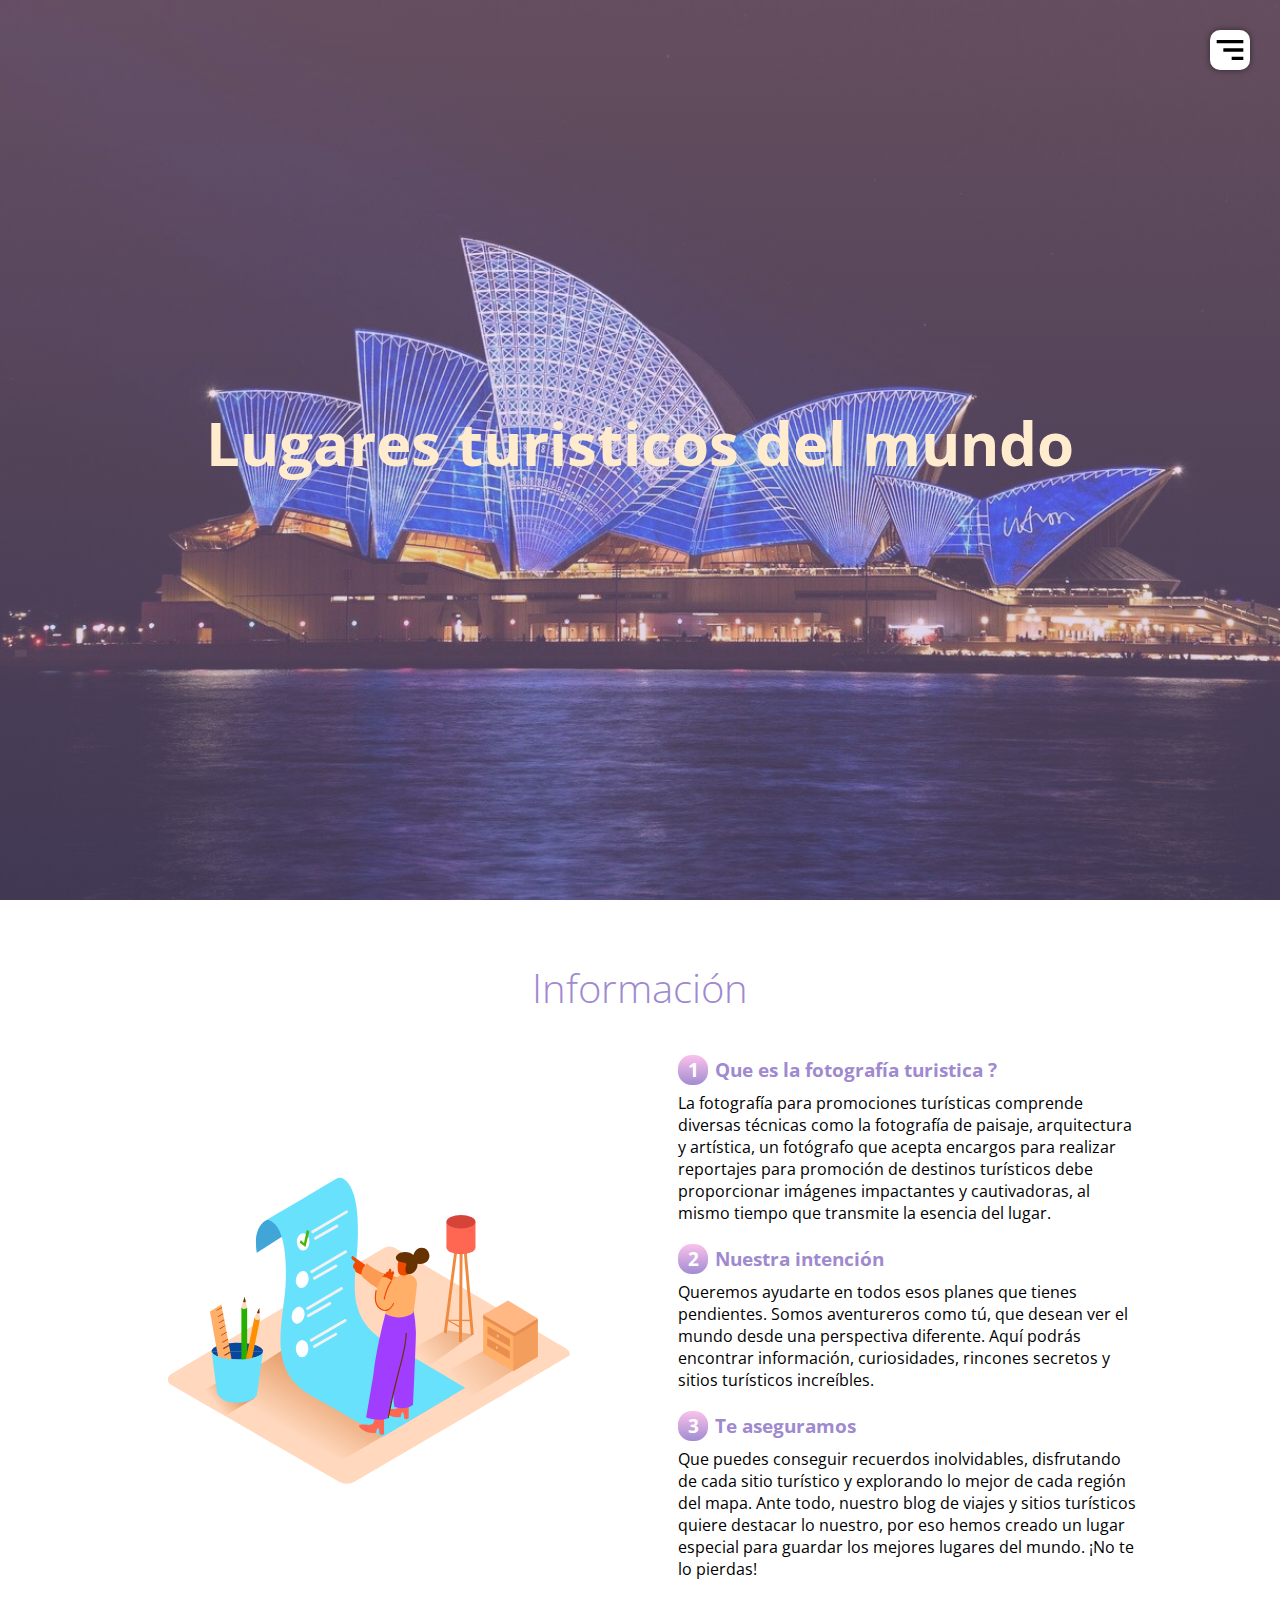
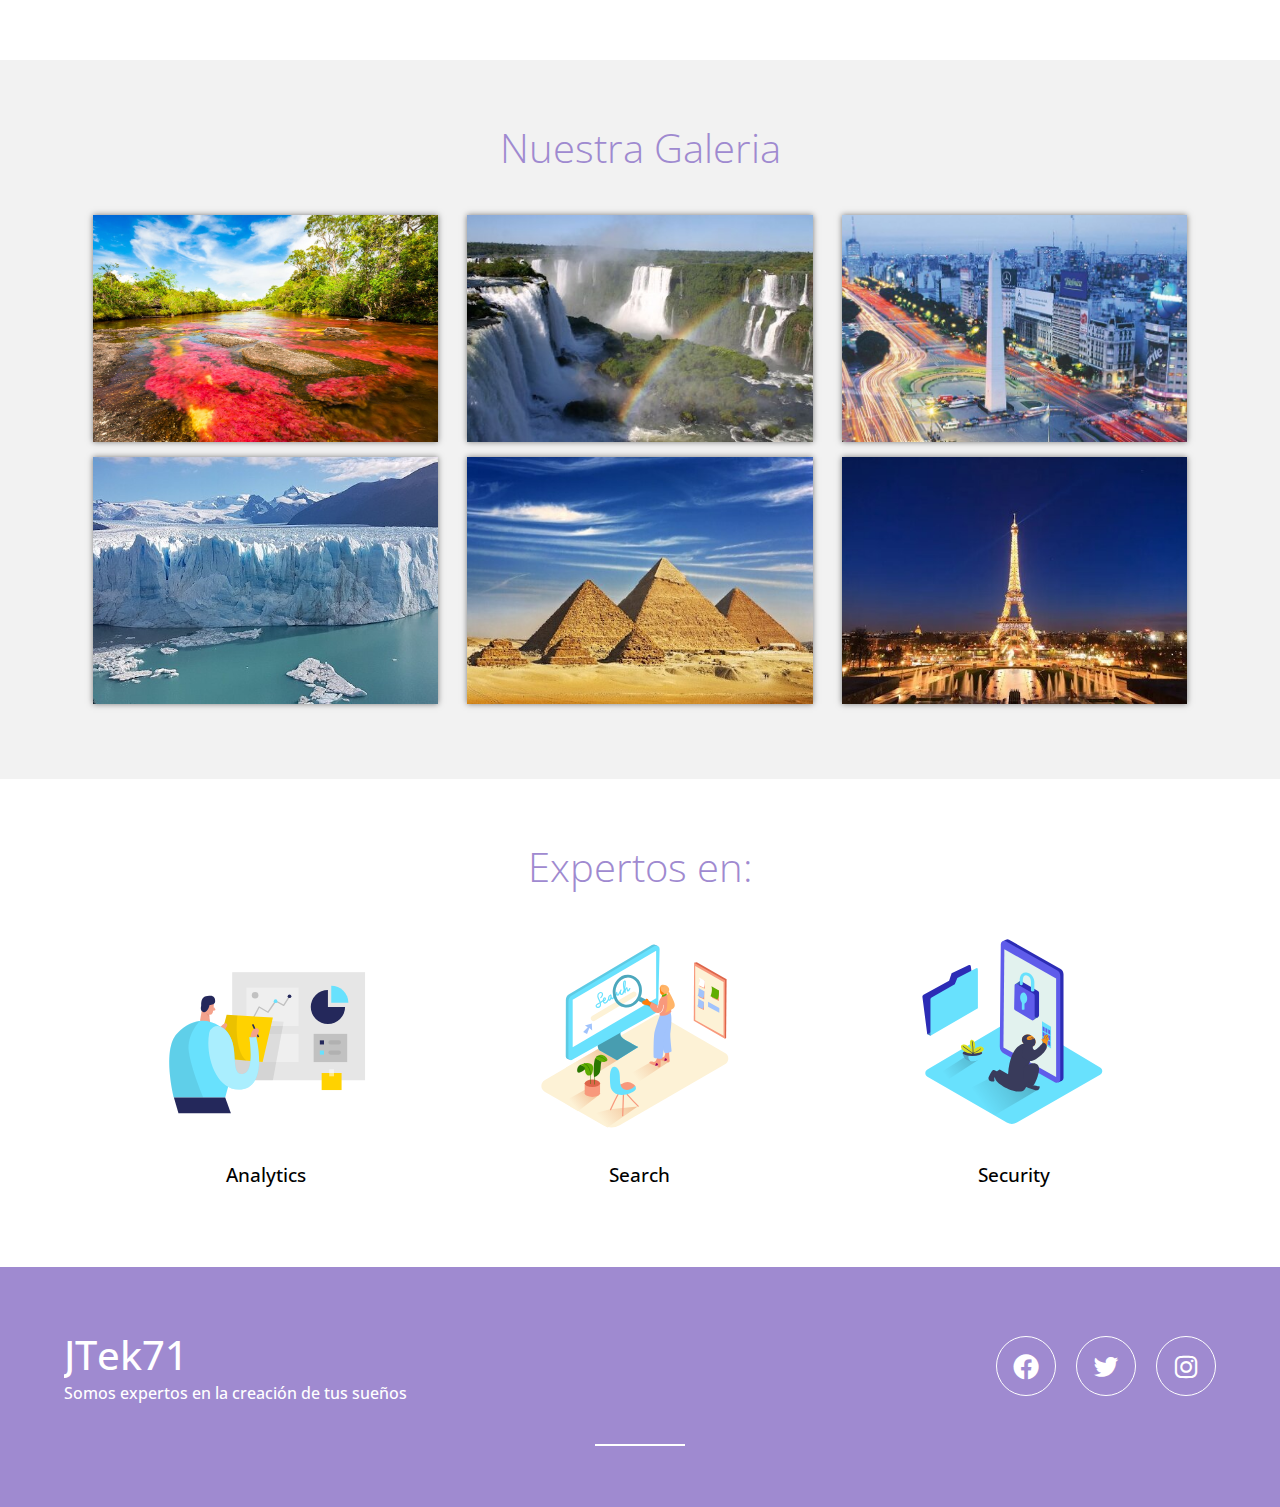
<file: index.html>
<!DOCTYPE html>
<html lang="en">
<head>
    <meta charset="UTF-8">
    <meta name="viewport" content="width=device-width, initial-scale=1.0">
    <link rel="stylesheet" href="css/style.css">
    <link href='https://unpkg.com/boxicons@2.0.7/css/boxicons.min.css' rel='stylesheet'>
    <title>Website</title>
    <link rel="preconnect" href="https://fonts.gstatic.com">
<link href="https://fonts.googleapis.com/css2?family=Open+Sans:wght@300;400;700&display=swap" rel="stylesheet">
</head>
<body>
    
<header class="header" id="inicio">
    
      <img src="img/hamburguesa.svg" alt="" class="hamburguer">  
    <nav class="menu-navegacion">

        <a href="index2.html">Caño de cristales</a>
        <a href="index3.html">Cataratas de Iguazu</a>
        <a href="index4.html">Argentina Buenos Aires</a>
        <a href="index5.html">Glaciar Argentino</a>
        <a href="index6.html">Egipto</a>
        <a href="index7.html">Torre Eiffel</a>

    </nav>
    <div class="contenedor head">
        <h1  class="titulo">Lugares turisticos del mundo</h1>
          <!---<p class="copy">Lorem ipsum dolor sit amet consectetur adipisicing elit. Velit, provident!</p> -->
    </div>
</header>

<main>
    <section class="services contenedor" id="servicio">
        <h2 class="subtitulo">Información</h2>
        <div class="contenedor-servicio">
            <img src="img/checklist.svg" alt="">
            <div class="checklist-servicio">
                <div class="service">
                    <h3 class="n-service"><span class="number">1</span>Que es la fotografía turistica ?</h3>
                    <p>La fotografía para promociones turísticas comprende diversas técnicas como la fotografía de paisaje, arquitectura y
                    artística, un fotógrafo que acepta encargos para realizar reportajes para promoción de destinos turísticos debe
                    proporcionar imágenes impactantes y cautivadoras, al mismo tiempo que transmite la esencia del lugar.</p>
                </div>
                <div class="service">
                    <h3 class="n-service"><span class="number">2</span>Nuestra intención</h3>
                    <p>Queremos ayudarte en todos esos planes que tienes pendientes. Somos aventureros como tú, que desean ver el mundo desde
                    una perspectiva diferente. Aquí podrás encontrar información, curiosidades, rincones secretos y sitios turísticos increíbles.</p>
                </div>
                <div class="service">
                    <h3 class="n-service"><span class="number">3</span>Te aseguramos</h3>
                    <p>Que puedes conseguir recuerdos inolvidables, disfrutando de cada sitio turístico y explorando lo mejor de cada región del
                    mapa. Ante todo, nuestro blog de viajes y sitios turísticos quiere destacar lo nuestro, por eso hemos creado un lugar
                    especial para guardar los mejores lugares del mundo. ¡No te lo pierdas!</p>
                </div>
            </div>
        </div>
    </section>

    <section class="gallery" id="portafolio">
        <div class="contenedor">
        <h2 class="subtitulo">Nuestra Galeria</h2>
            <div class="contenedor-galeria">
                <img src="img/1.jpg" alt="" class="img-galeria">
                <img src="img/2.jpg" alt="" class="img-galeria">
                <img src="img/3.jpg" alt="" class="img-galeria">
                <img src="img/4.jpg" alt="" class="img-galeria">
                <img src="img/5.jpg" alt="" class="img-galeria">
                <img src="img/6.jpg" alt="" class="img-galeria">
            </div>
        </div>
    </section>
<section class="imagen-light">
    <img src="img/close.svg" alt="" class="close">
    <img src="img/woman.jpg" alt="" class="agregar-imagen">
</section> 

<section class="contenedor" id="expertos">
    <h2 class="subtitulo">Expertos en:</h2>
    <section class="experts">
        <div class="cont-expert">
     <img src="img/analytics.svg" alt="">
     <h3 class="n-expert">Analytics</h3>
</div>
<div class="cont-expert">
     <img src="img/search.svg" alt="">
     <h3 class="n-expert">Search</h3>
     </div>
     <div class="cont-expert">
     <img src="img/security.svg" alt="">
     <h3 class="n-expert">Security</h3>
</div>
    </section>
</section>

</main>

    <footer id="contacto">
        <div class="contenedor footer-content">
            <div class="contact-us">
                <h2 class="brand">JTek71</h2>
                <p>Somos expertos en la creación de tus sueños</p>
            </div>
            <div class="social-media">
                <a href="https://www.facebook.com/profile.php?id=100047597702970" class="social-media-icon">
                    <i class='bx bxl-facebook-circle' ></i>
                </a>
                <a href="./" class="social-media-icon">
                    <i class='bx bxl-twitter' ></i>
                </a>
                <a href="https://www.instagram.com/juanestek71/" class="social-media-icon">
                    <i class='bx bxl-instagram' ></i>
                </a>
            </div>
        </div>
        <div class="line"></div>
    </footer>

    
    <script src="js/menu.js"></script>
    <script src="js/lightbox.js"></script>
    
</body>
</html>
</file>
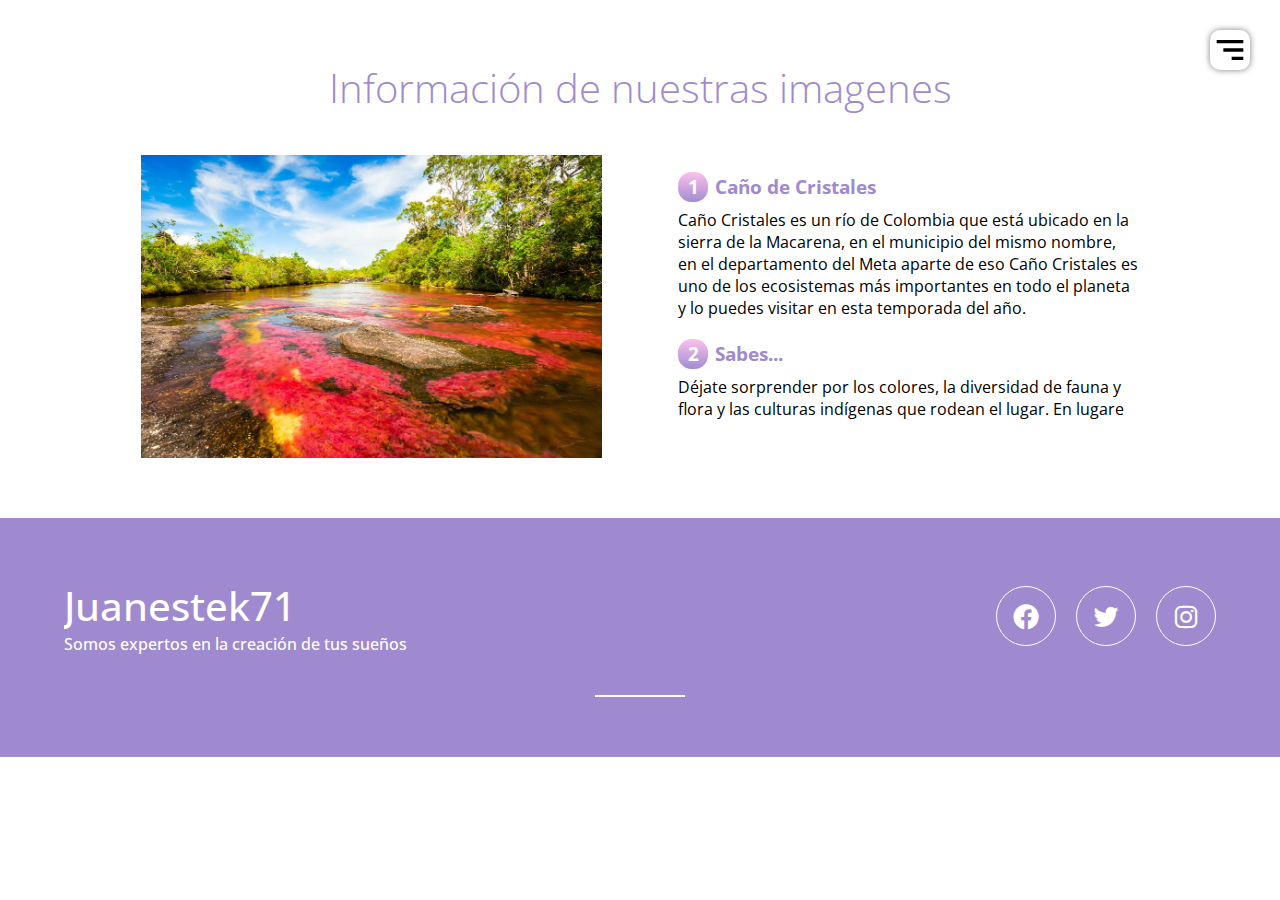
<file: index2.html>
<!DOCTYPE html>
<html lang="en">

<head>
    <meta charset="UTF-8">
    <meta name="viewport" content="width=device-width, initial-scale=1.0">
    <link rel="stylesheet" href="css/style.css">
    <link href='https://unpkg.com/boxicons@2.0.7/css/boxicons.min.css' rel='stylesheet'>
    <title>Website</title>
    <link rel="preconnect" href="https://fonts.gstatic.com">
    <link href="https://fonts.googleapis.com/css2?family=Open+Sans:wght@300;400;700&display=swap" rel="stylesheet">
</head>

<body>
<!--
    <header class="header" id="inicio"> -->

        <img src="img/hamburguesa.svg" alt="" class="hamburguer">
        <nav class="menu-navegacion">
        
            <a href="index.html">Volver al Inicio</a>
            <a href="index2.html">Caño de cristales</a>
            <a href="index3.html">Cataratas de Iguazu</a>
            <a href="index4.html">Argentina Buenos Aires</a>
            <a href="index5.html">Glaciar Argentino</a>
            <a href="index6.html">Egipto</a>
            <a href="index7.html">Torre Eiffel</a>
        </nav>
    <!--   <div class="contenedor head">
            <h1 class="titulo">Lugares turisticos del mundo</h1>
            <p class="copy">Lorem ipsum dolor sit amet consectetur adipisicing elit. Velit, provident!</p> 
        </div>
    </header> -->



    <main>
        <section class="services contenedor" id="servicio">
            <h2 class="subtitulo">Información de nuestras imagenes</h2>
            <div class="contenedor-servicio">
                <img src="img/1.jpg" alt="">
                <div class="checklist-servicio">
                    <div class="service">
                        <h3 class="n-service"><span class="number">1</span>Caño de Cristales</h3>
                        <p>Caño Cristales es un río de Colombia que está ubicado en la sierra de la Macarena, en el municipio del mismo nombre, en
                        el departamento del Meta aparte de eso Caño Cristales es uno de los ecosistemas más importantes en todo el planeta y lo puedes visitar en esta temporada del
                        año.</p>
                    </div>
                    <div class="service">
                        <h3 class="n-service"><span class="number">2</span>Sabes...</h3>
                        <p>Déjate sorprender por los colores, la diversidad de fauna y flora y las culturas indígenas que rodean el lugar. En
                        lugare</p>
                    </div>
                    <!--<div class="service">
                        <h3 class="n-service"><span class="number">3</span>Te aseguramos</h3>
                        <p>Que puedes conseguir recuerdos inolvidables, disfrutando de cada sitio turístico y explorando
                            lo mejor de cada región del
                            mapa. Ante todo, nuestro blog de viajes y sitios turísticos quiere destacar lo nuestro, por
                            eso hemos creado un lugar
                            especial para guardar los mejores lugares del mundo. ¡No te lo pierdas!</p>
                    </div> -->
                </div>
            </div>
        </section>

        <!-- <section class="gallery" id="portafolio">
            <div class="contenedor">
                <h2 class="subtitulo">Nuestra Galeria</h2>
                <div class="contenedor-galeria">
                    <img src="img/1.jpg" alt="" class="img-galeria">
                    <p class="far">prueba</p>
                    <img src="img/2.jpg" alt="" class="img-galeria">
                    <img src="img/3.jpg" alt="" class="img-galeria">
                    <img src="img/4.jpg" alt="" class="img-galeria">
                    <img src="img/5.jpg" alt="" class="img-galeria">
                    <img src="img/6.jpg" alt="" class="img-galeria">
                </div>
            </div>
        </section>
        <section class="imagen-light">
            <img src="img/close.svg" alt="" class="close">
            <img src="img/woman.jpg" alt="" class="agregar-imagen">
        </section>

        <section class="contenedor" id="expertos">
            <h2 class="subtitulo">Expertos en:</h2>
            <section class="experts">
                <div class="cont-expert">
                    <img src="img/analytics.svg" alt="">
                    <h3 class="n-expert">Analytics</h3>
                </div>
                <div class="cont-expert">
                    <img src="img/search.svg" alt="">
                    <h3 class="n-expert">Search</h3>
                </div>
                <div class="cont-expert">
                    <img src="img/security.svg" alt="">
                    <h3 class="n-expert">Security</h3>
                </div>
            </section>
        </section>

    </main> -->

    <footer id="contacto">
        <div class="contenedor footer-content">
            <div class="contact-us">
                <h2 class="brand">Juanestek71</h2>
                <p>Somos expertos en la creación de tus sueños</p>
            </div>
            <div class="social-media">
                <a href="https://www.facebook.com/profile.php?id=100047597702970" class="social-media-icon">
                    <i class='bx bxl-facebook-circle'></i>
                </a>
                <a href="./" class="social-media-icon">
                    <i class='bx bxl-twitter'></i>
                </a>
                <a href="https://www.instagram.com/juanestek71/" class="social-media-icon">
                    <i class='bx bxl-instagram'></i>
                </a>
            </div>
        </div>
        <div class="line"></div>
    </footer>


    <script src="js/menu.js"></script>
    <script src="js/lightbox.js"></script>

</body>

</html>
</file>
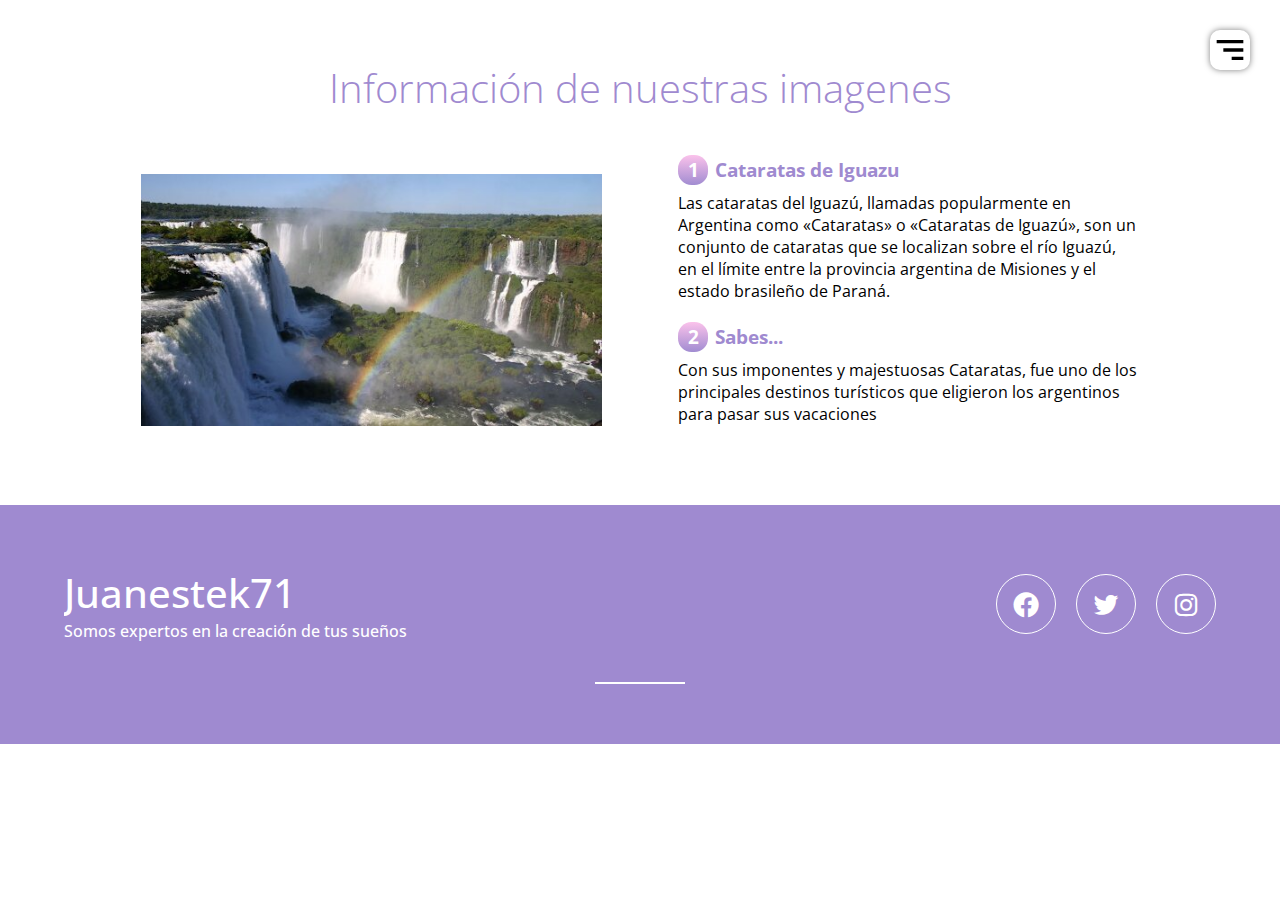
<file: index3.html>
<!DOCTYPE html>
<html lang="en">

<head>
    <meta charset="UTF-8">
    <meta name="viewport" content="width=device-width, initial-scale=1.0">
    <link rel="stylesheet" href="css/style.css">
    <link href='https://unpkg.com/boxicons@2.0.7/css/boxicons.min.css' rel='stylesheet'>
    <title>Website</title>
    <link rel="preconnect" href="https://fonts.gstatic.com">
    <link href="https://fonts.googleapis.com/css2?family=Open+Sans:wght@300;400;700&display=swap" rel="stylesheet">
</head>

<body>
   <!--
    <header class="header" id="inicio"> -->

        <img src="img/hamburguesa.svg" alt="" class="hamburguer">
        <nav class="menu-navegacion">
            <a href="index.html">Volver al Inicio</a>
            <a href="index2.html">Caño de cristales</a>
            <a href="index3.html">Cataratas de Iguazu</a>
            <a href="index4.html">Argentina Buenos Aires</a>
            <a href="index5.html">Glaciar Argentino</a>
            <a href="index6.html">Egipto</a>
            <a href="index7.html">Torre Eiffel</a>
        </nav>
    <!--   <div class="contenedor head">
            <h1 class="titulo">Lugares turisticos del mundo</h1>
            <p class="copy">Lorem ipsum dolor sit amet consectetur adipisicing elit. Velit, provident!</p> 
        </div>
    </header> -->

    <main>
        <section class="services contenedor" id="servicio">
            <h2 class="subtitulo">Información de nuestras imagenes</h2>
            <div class="contenedor-servicio">
                <img src="img/2.jpg" alt="">
                <div class="checklist-servicio">
                    <div class="service">
                        <h3 class="n-service"><span class="number">1</span>Cataratas de Iguazu</h3>
                        <p>Las cataratas del Iguazú, llamadas popularmente en Argentina como «Cataratas» o «Cataratas de Iguazú», son un conjunto
                        de cataratas que se localizan sobre el río Iguazú, en el límite entre la provincia argentina de Misiones y el estado
                        brasileño de Paraná.</p>
                    </div>
                    <div class="service">
                        <h3 class="n-service"><span class="number">2</span>Sabes...</h3>
                        <p>Con sus imponentes y majestuosas Cataratas, fue uno de los principales destinos turísticos que eligieron los argentinos
                        para pasar sus vacaciones</p>
                    </div>
                    <!--<div class="service">
                        <h3 class="n-service"><span class="number">3</span>Te aseguramos</h3>
                        <p>Que puedes conseguir recuerdos inolvidables, disfrutando de cada sitio turístico y explorando
                            lo mejor de cada región del
                            mapa. Ante todo, nuestro blog de viajes y sitios turísticos quiere destacar lo nuestro, por
                            eso hemos creado un lugar
                            especial para guardar los mejores lugares del mundo. ¡No te lo pierdas!</p>
                    </div> -->
                </div>
            </div>
        </section>

        <!-- <section class="gallery" id="portafolio">
            <div class="contenedor">
                <h2 class="subtitulo">Nuestra Galeria</h2>
                <div class="contenedor-galeria">
                    <img src="img/1.jpg" alt="" class="img-galeria">
                    <p class="far">prueba</p>
                    <img src="img/2.jpg" alt="" class="img-galeria">
                    <img src="img/3.jpg" alt="" class="img-galeria">
                    <img src="img/4.jpg" alt="" class="img-galeria">
                    <img src="img/5.jpg" alt="" class="img-galeria">
                    <img src="img/6.jpg" alt="" class="img-galeria">
                </div>
            </div>
        </section>
        <section class="imagen-light">
            <img src="img/close.svg" alt="" class="close">
            <img src="img/woman.jpg" alt="" class="agregar-imagen">
        </section>

        <section class="contenedor" id="expertos">
            <h2 class="subtitulo">Expertos en:</h2>
            <section class="experts">
                <div class="cont-expert">
                    <img src="img/analytics.svg" alt="">
                    <h3 class="n-expert">Analytics</h3>
                </div>
                <div class="cont-expert">
                    <img src="img/search.svg" alt="">
                    <h3 class="n-expert">Search</h3>
                </div>
                <div class="cont-expert">
                    <img src="img/security.svg" alt="">
                    <h3 class="n-expert">Security</h3>
                </div>
            </section>
        </section>

    </main> -->

        <footer id="contacto">
            <div class="contenedor footer-content">
                <div class="contact-us">
                    <h2 class="brand">Juanestek71</h2>
                    <p>Somos expertos en la creación de tus sueños</p>
                </div>
                <div class="social-media">
                    <a href="https://www.facebook.com/profile.php?id=100047597702970" class="social-media-icon">
                        <i class='bx bxl-facebook-circle'></i>
                    </a>
                    <a href="./" class="social-media-icon">
                        <i class='bx bxl-twitter'></i>
                    </a>
                    <a href="https://www.instagram.com/juanestek71/" class="social-media-icon">
                        <i class='bx bxl-instagram'></i>
                    </a>
                </div>
            </div>
            <div class="line"></div>
        </footer>


        <script src="js/menu.js"></script>
        <script src="js/lightbox.js"></script>

</body>

</html>
</file>
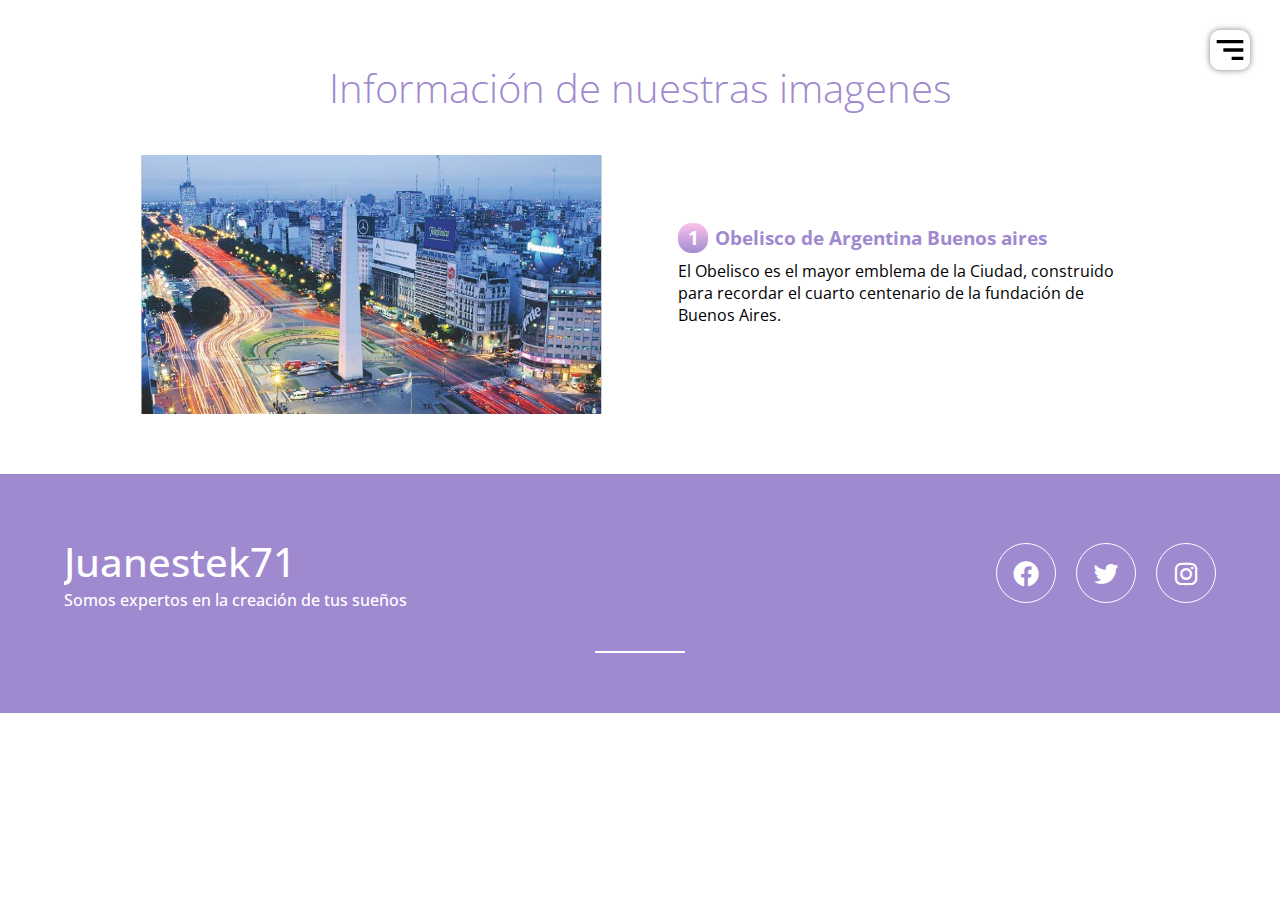
<file: index4.html>
<!DOCTYPE html>
<html lang="en">

<head>
    <meta charset="UTF-8">
    <meta name="viewport" content="width=device-width, initial-scale=1.0">
    <link rel="stylesheet" href="css/style.css">
    <link href='https://unpkg.com/boxicons@2.0.7/css/boxicons.min.css' rel='stylesheet'>
    <title>Website</title>
    <link rel="preconnect" href="https://fonts.gstatic.com">
    <link href="https://fonts.googleapis.com/css2?family=Open+Sans:wght@300;400;700&display=swap" rel="stylesheet">
</head>

<body>
    <!--
    <header class="header" id="inicio"> -->

    <img src="img/hamburguesa.svg" alt="" class="hamburguer">
    <nav class="menu-navegacion">
        <a href="index.html">Volver al Inicio</a>
        <a href="index2.html">Caño de cristales</a>
        <a href="index3.html">Cataratas de Iguazu</a>
        <a href="index4.html">Argentina Buenos Aires</a>
        <a href="index5.html">Glaciar Argentino</a>
        <a href="index6.html">Egipto</a>
        <a href="index7.html">Torre Eiffel</a>
    </nav>
    <!--   <div class="contenedor head">
            <h1 class="titulo">Lugares turisticos del mundo</h1>
            <p class="copy">Lorem ipsum dolor sit amet consectetur adipisicing elit. Velit, provident!</p> 
        </div>
    </header> -->

    <main>
        <section class="services contenedor" id="servicio">
            <h2 class="subtitulo">Información de nuestras imagenes</h2>
            <div class="contenedor-servicio">
                <img src="img/3.jpg" alt="">
                <div class="checklist-servicio">
                    <div class="service">
                        <h3 class="n-service"><span class="number">1</span>Obelisco de Argentina Buenos aires</h3>
                        <p>El Obelisco es el mayor emblema de la Ciudad, construido para recordar el cuarto centenario de la fundación de Buenos
                        Aires.</p>
                    </div>
                <!--  <div class="service">
                        <h3 class="n-service"><span class="number">2</span>Sabes...</h3>
                        <p>Con sus imponentes y majestuosas Cataratas, fue uno de los principales destinos turísticos
                            que eligieron los argentinos
                            para pasar sus vacaciones</p>
                    </div> 
                    <div class="service">
                        <h3 class="n-service"><span class="number">3</span>Te aseguramos</h3>
                        <p>Que puedes conseguir recuerdos inolvidables, disfrutando de cada sitio turístico y explorando
                            lo mejor de cada región del
                            mapa. Ante todo, nuestro blog de viajes y sitios turísticos quiere destacar lo nuestro, por
                            eso hemos creado un lugar
                            especial para guardar los mejores lugares del mundo. ¡No te lo pierdas!</p>
                    </div> -->
                </div>
            </div>
        </section>

        <!-- <section class="gallery" id="portafolio">
            <div class="contenedor">
                <h2 class="subtitulo">Nuestra Galeria</h2>
                <div class="contenedor-galeria">
                    <img src="img/1.jpg" alt="" class="img-galeria">
                    <p class="far">prueba</p>
                    <img src="img/2.jpg" alt="" class="img-galeria">
                    <img src="img/3.jpg" alt="" class="img-galeria">
                    <img src="img/4.jpg" alt="" class="img-galeria">
                    <img src="img/5.jpg" alt="" class="img-galeria">
                    <img src="img/6.jpg" alt="" class="img-galeria">
                </div>
            </div>
        </section>
        <section class="imagen-light">
            <img src="img/close.svg" alt="" class="close">
            <img src="img/woman.jpg" alt="" class="agregar-imagen">
        </section>

        <section class="contenedor" id="expertos">
            <h2 class="subtitulo">Expertos en:</h2>
            <section class="experts">
                <div class="cont-expert">
                    <img src="img/analytics.svg" alt="">
                    <h3 class="n-expert">Analytics</h3>
                </div>
                <div class="cont-expert">
                    <img src="img/search.svg" alt="">
                    <h3 class="n-expert">Search</h3>
                </div>
                <div class="cont-expert">
                    <img src="img/security.svg" alt="">
                    <h3 class="n-expert">Security</h3>
                </div>
            </section>
        </section>

    </main> -->

        <footer id="contacto">
            <div class="contenedor footer-content">
                <div class="contact-us">
                    <h2 class="brand">Juanestek71</h2>
                    <p>Somos expertos en la creación de tus sueños</p>
                </div>
                <div class="social-media">
                    <a href="https://www.facebook.com/profile.php?id=100047597702970" class="social-media-icon">
                        <i class='bx bxl-facebook-circle'></i>
                    </a>
                    <a href="./" class="social-media-icon">
                        <i class='bx bxl-twitter'></i>
                    </a>
                    <a href="https://www.instagram.com/juanestek71/" class="social-media-icon">
                        <i class='bx bxl-instagram'></i>
                    </a>
                </div>
            </div>
            <div class="line"></div>
        </footer>


        <script src="js/menu.js"></script>
        <script src="js/lightbox.js"></script>

</body>

</html>
</file>
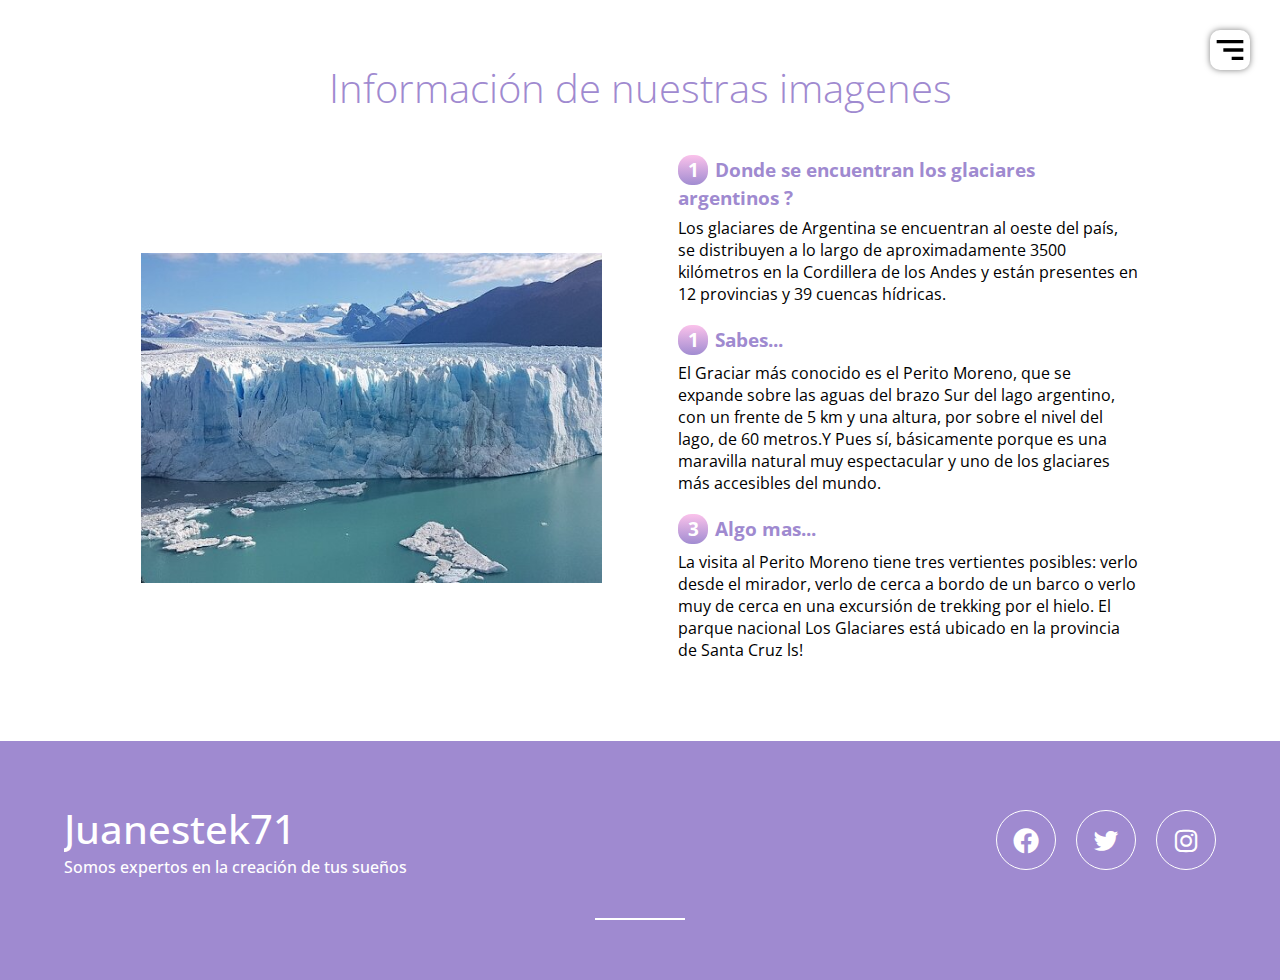
<file: index5.html>
<!DOCTYPE html>
<html lang="en">

<head>
    <meta charset="UTF-8">
    <meta name="viewport" content="width=device-width, initial-scale=1.0">
    <link rel="stylesheet" href="css/style.css">
    <link href='https://unpkg.com/boxicons@2.0.7/css/boxicons.min.css' rel='stylesheet'>
    <title>Website</title>
    <link rel="preconnect" href="https://fonts.gstatic.com">
    <link href="https://fonts.googleapis.com/css2?family=Open+Sans:wght@300;400;700&display=swap" rel="stylesheet">
</head>

<body>
    <!--
    <header class="header" id="inicio"> -->

    <img src="img/hamburguesa.svg" alt="" class="hamburguer">
    <nav class="menu-navegacion">
        <a href="index.html">Volver al Inicio</a>
        <a href="index2.html">Caño de cristales</a>
        <a href="index3.html">Cataratas de Iguazu</a>
        <a href="index4.html">Argentina Buenos Aires</a>
        <a href="index5.html">Glaciar Argentino</a>
        <a href="index6.html">Egipto</a>
        <a href="index7.html">Torre Eiffel</a>
    </nav>
    <!--   <div class="contenedor head">
            <h1 class="titulo">Lugares turisticos del mundo</h1>
            <p class="copy">Lorem ipsum dolor sit amet consectetur adipisicing elit. Velit, provident!</p> 
        </div>
    </header> -->

    <main>
        <section class="services contenedor" id="servicio">
            <h2 class="subtitulo">Información de nuestras imagenes</h2>
            <div class="contenedor-servicio">
                <img src="img/4.jpg" alt="">
                <div class="checklist-servicio">
                    <div class="service">
                        <h3 class="n-service"><span class="number">1</span>Donde se encuentran los glaciares argentinos ?</h3>
                        <p>Los glaciares de Argentina se encuentran al oeste del país, se distribuyen a lo largo de aproximadamente 3500
                        kilómetros en la Cordillera de los Andes y están presentes en 12 provincias y 39 cuencas hídricas.</p>
                    </div>
                    <div class="service">
                        <h3 class="n-service"><span class="number">1</span>Sabes...</h3>
                        <p>El Graciar más conocido es el Perito Moreno, que se expande sobre las aguas del brazo Sur del lago argentino, con un
                        frente de 5 km y una altura, por sobre el nivel del lago, de 60 metros.Y Pues sí, básicamente porque es una maravilla natural muy espectacular y uno de los glaciares más accesibles del mundo.</p>
                    </div>
                    <div class="service">
                        <h3 class="n-service"><span class="number">3</span>Algo mas...</h3>
                        <p>La visita al Perito Moreno tiene tres vertientes posibles: verlo desde el mirador, verlo de cerca a bordo de un barco o
                        verlo muy de cerca en una excursión de trekking por el hielo. El parque nacional Los Glaciares está ubicado en la provincia de Santa Cruz ls!</p>
                    </div>
                </div>
            </div>
        </section>

        <!-- <section class="gallery" id="portafolio">
            <div class="contenedor">
                <h2 class="subtitulo">Nuestra Galeria</h2>
                <div class="contenedor-galeria">
                    <img src="img/1.jpg" alt="" class="img-galeria">
                    <p class="far">prueba</p>
                    <img src="img/2.jpg" alt="" class="img-galeria">
                    <img src="img/3.jpg" alt="" class="img-galeria">
                    <img src="img/4.jpg" alt="" class="img-galeria">
                    <img src="img/5.jpg" alt="" class="img-galeria">
                    <img src="img/6.jpg" alt="" class="img-galeria">
                </div>
            </div>
        </section>
        <section class="imagen-light">
            <img src="img/close.svg" alt="" class="close">
            <img src="img/woman.jpg" alt="" class="agregar-imagen">
        </section>

        <section class="contenedor" id="expertos">
            <h2 class="subtitulo">Expertos en:</h2>
            <section class="experts">
                <div class="cont-expert">
                    <img src="img/analytics.svg" alt="">
                    <h3 class="n-expert">Analytics</h3>
                </div>
                <div class="cont-expert">
                    <img src="img/search.svg" alt="">
                    <h3 class="n-expert">Search</h3>
                </div>
                <div class="cont-expert">
                    <img src="img/security.svg" alt="">
                    <h3 class="n-expert">Security</h3>
                </div>
            </section>
        </section>

    </main> -->

        <footer id="contacto">
            <div class="contenedor footer-content">
                <div class="contact-us">
                    <h2 class="brand">Juanestek71</h2>
                    <p>Somos expertos en la creación de tus sueños</p>
                </div>
                <div class="social-media">
                    <a href="https://www.facebook.com/profile.php?id=100047597702970" class="social-media-icon">
                        <i class='bx bxl-facebook-circle'></i>
                    </a>
                    <a href="./" class="social-media-icon">
                        <i class='bx bxl-twitter'></i>
                    </a>
                    <a href="https://www.instagram.com/juanestek71/" class="social-media-icon">
                        <i class='bx bxl-instagram'></i>
                    </a>
                </div>
            </div>
            <div class="line"></div>
        </footer>


        <script src="js/menu.js"></script>
        <script src="js/lightbox.js"></script>

</body>

</html>
</file>
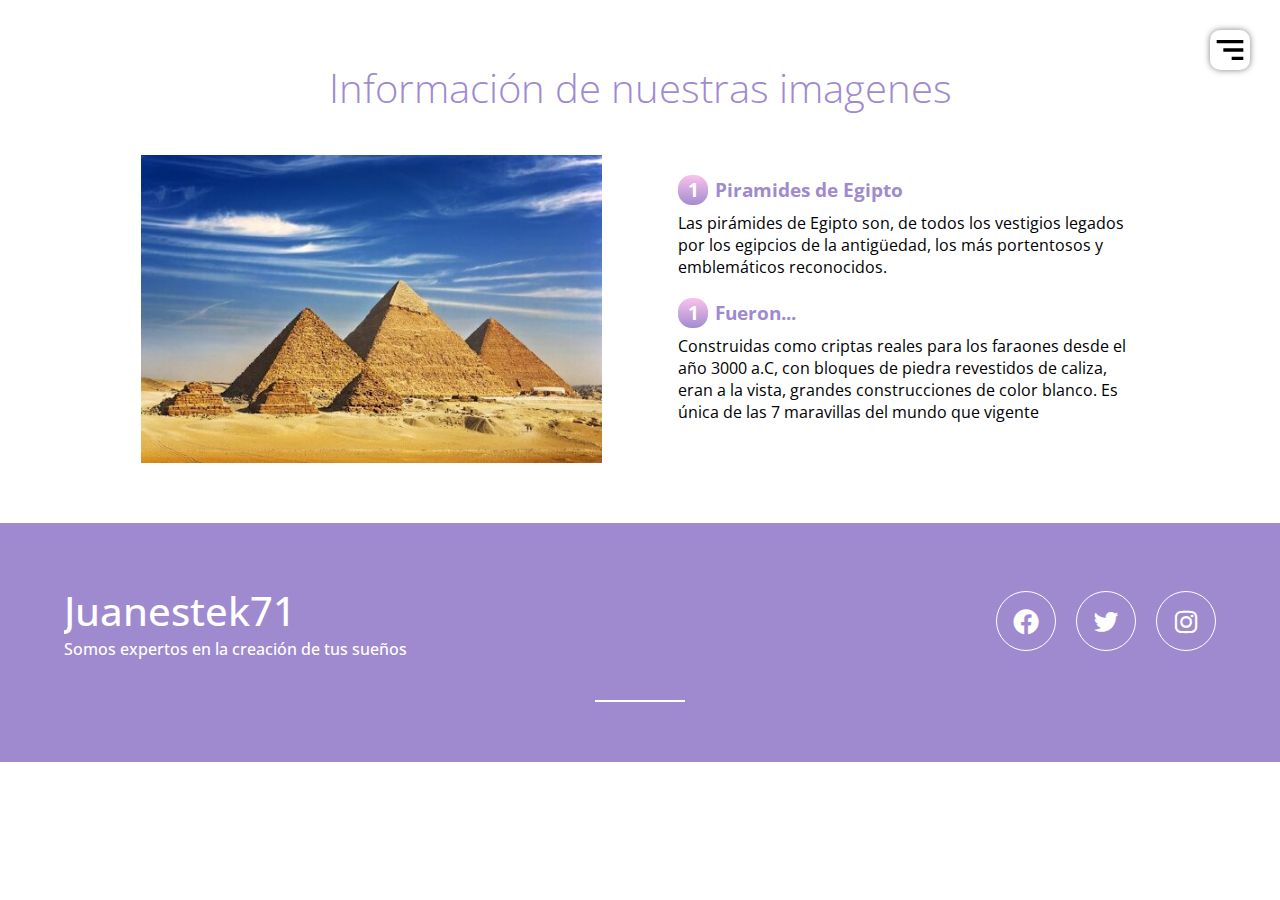
<file: index6.html>
<!DOCTYPE html>
<html lang="en">

<head>
    <meta charset="UTF-8">
    <meta name="viewport" content="width=device-width, initial-scale=1.0">
    <link rel="stylesheet" href="css/style.css">
    <link href='https://unpkg.com/boxicons@2.0.7/css/boxicons.min.css' rel='stylesheet'>
    <title>Website</title>
    <link rel="preconnect" href="https://fonts.gstatic.com">
    <link href="https://fonts.googleapis.com/css2?family=Open+Sans:wght@300;400;700&display=swap" rel="stylesheet">
</head>

<body>
    <!--
    <header class="header" id="inicio"> -->

    <img src="img/hamburguesa.svg" alt="" class="hamburguer">
    <nav class="menu-navegacion">
        <a href="index.html">Volver al Inicio</a>
        <a href="index2.html">Caño de cristales</a>
        <a href="index3.html">Cataratas de Iguazu</a>
        <a href="index4.html">Argentina Buenos Aires</a>
        <a href="index5.html">Glaciar Argentino</a>
        <a href="index6.html">Egipto</a>
        <a href="index7.html">Torre Eiffel</a>
    </nav>
    <!--   <div class="contenedor head">
            <h1 class="titulo">Lugares turisticos del mundo</h1>
            <p class="copy">Lorem ipsum dolor sit amet consectetur adipisicing elit. Velit, provident!</p> 
        </div>
    </header> -->

    <main>
        <section class="services contenedor" id="servicio">
            <h2 class="subtitulo">Información de nuestras imagenes</h2>
            <div class="contenedor-servicio">
                <img src="img/5.jpg" alt="">
                <div class="checklist-servicio">
                    <div class="service">
                        <h3 class="n-service"><span class="number">1</span>Piramides de Egipto</h3>
                        <p>Las pirámides de Egipto son, de todos los vestigios legados por los egipcios de la antigüedad, los más portentosos y
                        emblemáticos reconocidos.</p>
                    </div>
                    <div class="service">
                        <h3 class="n-service"><span class="number">1</span>Fueron...</h3>
                        <p>Construidas como criptas reales para los faraones desde el año 3000 a.C, con bloques de piedra revestidos de caliza,
                        eran a la vista, grandes construcciones de color blanco. Es única de las 7 maravillas del mundo que vigente</p>
                    </div>
                  <!--  <div class="service">
                        <h3 class="n-service"><span class="number">3</span>Algo mas...</h3>
                        <p>La visita al Perito Moreno tiene tres vertientes posibles: verlo desde el mirador, verlo de
                            cerca a bordo de un barco o
                            verlo muy de cerca en una excursión de trekking por el hielo. El parque nacional Los
                            Glaciares está ubicado en la provincia de Santa Cruz ls!</p>
                    </div> -->
                </div>
            </div>
        </section>

        <!-- <section class="gallery" id="portafolio">
            <div class="contenedor">
                <h2 class="subtitulo">Nuestra Galeria</h2>
                <div class="contenedor-galeria">
                    <img src="img/1.jpg" alt="" class="img-galeria">
                    <p class="far">prueba</p>
                    <img src="img/2.jpg" alt="" class="img-galeria">
                    <img src="img/3.jpg" alt="" class="img-galeria">
                    <img src="img/4.jpg" alt="" class="img-galeria">
                    <img src="img/5.jpg" alt="" class="img-galeria">
                    <img src="img/6.jpg" alt="" class="img-galeria">
                </div>
            </div>
        </section>
        <section class="imagen-light">
            <img src="img/close.svg" alt="" class="close">
            <img src="img/woman.jpg" alt="" class="agregar-imagen">
        </section>

        <section class="contenedor" id="expertos">
            <h2 class="subtitulo">Expertos en:</h2>
            <section class="experts">
                <div class="cont-expert">
                    <img src="img/analytics.svg" alt="">
                    <h3 class="n-expert">Analytics</h3>
                </div>
                <div class="cont-expert">
                    <img src="img/search.svg" alt="">
                    <h3 class="n-expert">Search</h3>
                </div>
                <div class="cont-expert">
                    <img src="img/security.svg" alt="">
                    <h3 class="n-expert">Security</h3>
                </div>
            </section>
        </section>

    </main> -->

        <footer id="contacto">
            <div class="contenedor footer-content">
                <div class="contact-us">
                    <h2 class="brand">Juanestek71</h2>
                    <p>Somos expertos en la creación de tus sueños</p>
                </div>
                <div class="social-media">
                    <a href="https://www.facebook.com/profile.php?id=100047597702970" class="social-media-icon">
                        <i class='bx bxl-facebook-circle'></i>
                    </a>
                    <a href="./" class="social-media-icon">
                        <i class='bx bxl-twitter'></i>
                    </a>
                    <a href="https://www.instagram.com/juanestek71/" class="social-media-icon">
                        <i class='bx bxl-instagram'></i>
                    </a>
                </div>
            </div>
            <div class="line"></div>
        </footer>


        <script src="js/menu.js"></script>
        <script src="js/lightbox.js"></script>

</body>

</html>
</file>
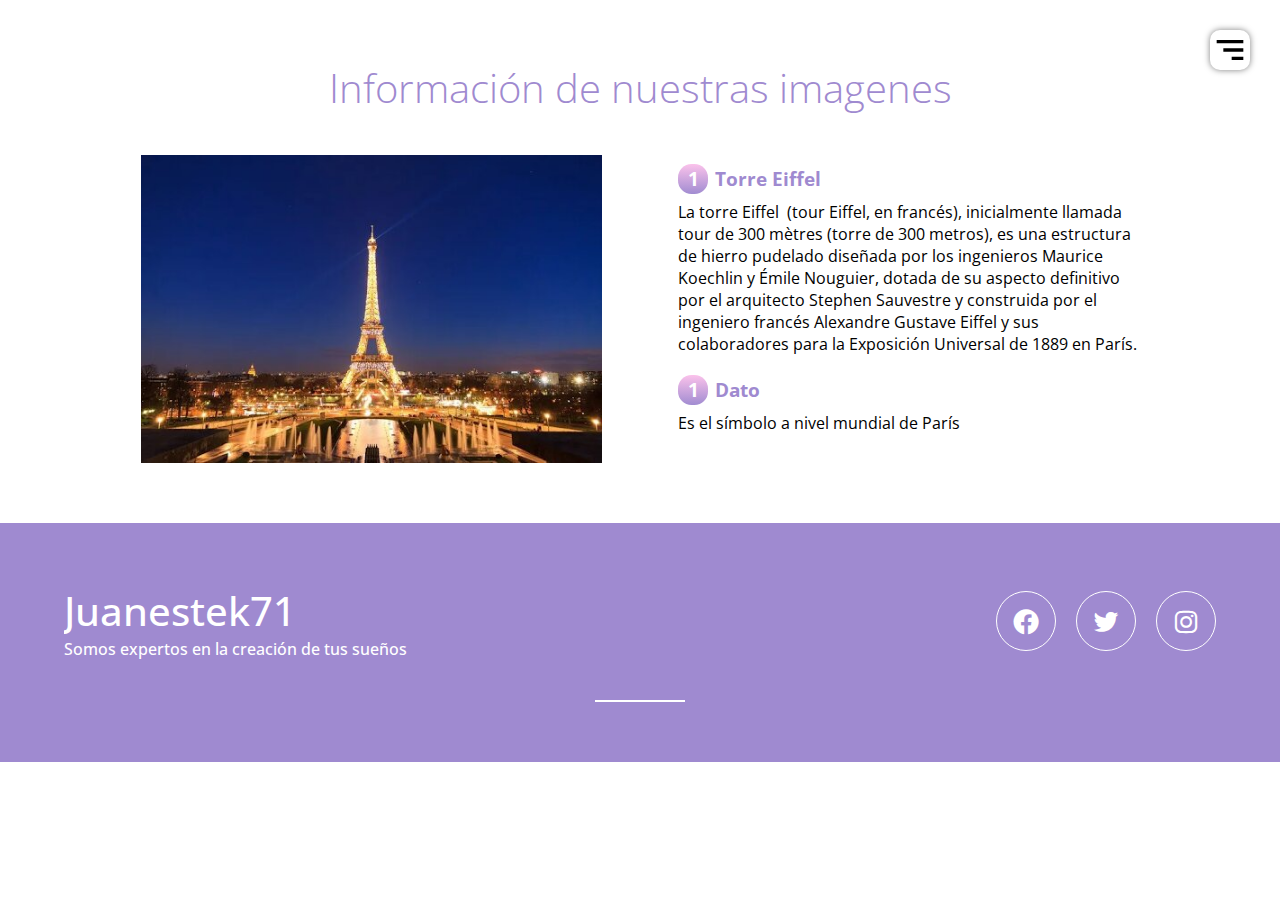
<file: index7.html>
<!DOCTYPE html>
<html lang="en">

<head>
    <meta charset="UTF-8">
    <meta name="viewport" content="width=device-width, initial-scale=1.0">
    <link rel="stylesheet" href="css/style.css">
    <link href='https://unpkg.com/boxicons@2.0.7/css/boxicons.min.css' rel='stylesheet'>
    <title>Website</title>
    <link rel="preconnect" href="https://fonts.gstatic.com">
    <link href="https://fonts.googleapis.com/css2?family=Open+Sans:wght@300;400;700&display=swap" rel="stylesheet">
</head>

<body>
    <!--
    <header class="header" id="inicio"> -->

    <img src="img/hamburguesa.svg" alt="" class="hamburguer">
    <nav class="menu-navegacion">
        <a href="index.html">Volver al Inicio</a>
        <a href="index2.html">Caño de cristales</a>
        <a href="index3.html">Cataratas de Iguazu</a>
        <a href="index4.html">Argentina Buenos Aires</a>
        <a href="index5.html">Glaciar Argentino</a>
        <a href="index6.html">Egipto</a>
        <a href="index7.html">Torre Eiffel</a>
    </nav>
    <!--   <div class="contenedor head">
            <h1 class="titulo">Lugares turisticos del mundo</h1>
            <p class="copy">Lorem ipsum dolor sit amet consectetur adipisicing elit. Velit, provident!</p> 
        </div>
    </header> -->

    <main>
        <section class="services contenedor" id="servicio">
            <h2 class="subtitulo">Información de nuestras imagenes</h2>
            <div class="contenedor-servicio">
                <img src="img/6.jpg" alt="">
                <div class="checklist-servicio">
                    <div class="service">
                        <h3 class="n-service"><span class="number">1</span>Torre Eiffel</h3>
                        <p>La torre Eiffel ​ (tour Eiffel, en francés), inicialmente llamada tour de 300 mètres (torre de 300 metros), es una
                        estructura de hierro pudelado diseñada por los ingenieros Maurice Koechlin y Émile Nouguier, dotada de su aspecto
                        definitivo por el arquitecto Stephen Sauvestre y construida por el ingeniero francés Alexandre Gustave Eiffel y sus
                        colaboradores para la Exposición Universal de 1889 en París.</p>
                    </div>
                    <div class="service">
                        <h3 class="n-service"><span class="number">1</span>Dato</h3>
                        <p>Es el símbolo a nivel mundial de París</p>
                    </div>
                    <!--  <div class="service">
                        <h3 class="n-service"><span class="number">3</span>Algo mas...</h3>
                        <p>La visita al Perito Moreno tiene tres vertientes posibles: verlo desde el mirador, verlo de
                            cerca a bordo de un barco o
                            verlo muy de cerca en una excursión de trekking por el hielo. El parque nacional Los
                            Glaciares está ubicado en la provincia de Santa Cruz ls!</p>
                    </div> -->
                </div>
            </div>
        </section>

        <!-- <section class="gallery" id="portafolio">
            <div class="contenedor">
                <h2 class="subtitulo">Nuestra Galeria</h2>
                <div class="contenedor-galeria">
                    <img src="img/1.jpg" alt="" class="img-galeria">
                    <p class="far">prueba</p>
                    <img src="img/2.jpg" alt="" class="img-galeria">
                    <img src="img/3.jpg" alt="" class="img-galeria">
                    <img src="img/4.jpg" alt="" class="img-galeria">
                    <img src="img/5.jpg" alt="" class="img-galeria">
                    <img src="img/6.jpg" alt="" class="img-galeria">
                </div>
            </div>
        </section>
        <section class="imagen-light">
            <img src="img/close.svg" alt="" class="close">
            <img src="img/woman.jpg" alt="" class="agregar-imagen">
        </section>

        <section class="contenedor" id="expertos">
            <h2 class="subtitulo">Expertos en:</h2>
            <section class="experts">
                <div class="cont-expert">
                    <img src="img/analytics.svg" alt="">
                    <h3 class="n-expert">Analytics</h3>
                </div>
                <div class="cont-expert">
                    <img src="img/search.svg" alt="">
                    <h3 class="n-expert">Search</h3>
                </div>
                <div class="cont-expert">
                    <img src="img/security.svg" alt="">
                    <h3 class="n-expert">Security</h3>
                </div>
            </section>
        </section>

    </main> -->

        <footer id="contacto">
            <div class="contenedor footer-content">
                <div class="contact-us">
                    <h2 class="brand">Juanestek71</h2>
                    <p>Somos expertos en la creación de tus sueños</p>
                </div>
                <div class="social-media">
                    <a href="https://www.facebook.com/profile.php?id=100047597702970" class="social-media-icon">
                        <i class='bx bxl-facebook-circle'></i>
                    </a>
                    <a href="./" class="social-media-icon">
                        <i class='bx bxl-twitter'></i>
                    </a>
                    <a href="https://www.instagram.com/juanestek71/" class="social-media-icon">
                        <i class='bx bxl-instagram'></i>
                    </a>
                </div>
            </div>
            <div class="line"></div>
        </footer>


        <script src="js/menu.js"></script>
        <script src="js/lightbox.js"></script>

</body>

</html>
</file>
<file: css/style.css>
*{
    margin: 0;
    padding: 0;
    box-sizing: border-box;
}

:root{
    scroll-behavior: smooth;
}

body{
    font-family: 'Open Sans', sans-serif;
}

.contenedor{
    width: 90%;
    max-width: 1200px;
    overflow: hidden;
    margin: auto;
    padding: 60px 0;
}

header{
    height: 100vh;
    background-image: linear-gradient(to top, rgba(161, 140, 209, 0.4) 0%, rgba(251, 194, 235, 0.4) 100%), url(../img/woman.jpg);
    background-repeat: no-repeat;
    background-size: cover;
    background-attachment: fixed;
    background-position: center;
}

.head{
    text-align: center;
    padding: 0;
    height: 100%;
    display: flex;
    justify-content: center;
    align-items: center;
    flex-direction: column;
    color: blanchedalmond;
}

.hamburguer{
    position: fixed; /*fijo*/
    top: 30px;
    right: 30px;
    background: #fff;
    width: 40px;
    height: 40px;
    cursor: pointer;
    border-radius: 10px;
    box-shadow: 0 0 6px rgba(0, 0, 0, .5);
}

.menu-navegacion{
    position: fixed;
    top: 0;
    right: 0;
    width: 30vw;
    height: 100%;
    background-image: linear-gradient(135deg, #667eea 0%, #764ba2 100%);
    display: flex;
    flex-direction: column;
    justify-content: space-evenly;
    align-items: center;
    transition: transform .3s ease-in-out;  
    transform: translate(110%);
    box-shadow: 0 0 6px rgba(0, 0, 0, .5);
}

.spread{
    transform: translate(0);
}

.menu-navegacion a{
    color: #fff;
    text-decoration: none;
}

.titulo{
    font-size: 60px;
    margin-bottom: 15px;
}

.copy{
    font-weight: 300;
    font-size: 25px;
}

/* Nuestro Servicio */

.subtitulo{
    text-align: center;
    font-weight: 300;
    color: #9f8ad0;
    margin-bottom: 40px;
    font-size: 40px;
}

.contenedor-servicio{
    display: flex;
    justify-content: space-evenly;
    align-items: center;
    flex-wrap: wrap;
}

.contenedor-servicio img{
    width: 40%;
}

.checklist-servicio{
    width: 40%;
}

.service{
    margin-bottom: 20px;
}

.n-service{
    margin-bottom: 7px;
    color: #9f8ad0;
}

.number{
    display: inline-block;
    background-image: linear-gradient(to top, #a18cd1 0%, #fbc2eb 100%);
    width: 30px;
    height: 30px;
    color: #fff;
    text-align: center;
    border-radius: 45%;
    font-weight: 700;
    line-height: 30px;
    margin-right: 7px;
}

/* Galeria */

.gallery{
    background: #f2f2f2;
}

.contenedor-galeria{
    display: flex;
    justify-content: space-evenly;
    flex-wrap: wrap;
}

.img-galeria{
    object-fit: cover;
    width: 30%;
    display: block;
    margin-bottom: 15px;
    box-shadow: 0 0 6px rgba(0, 0, 0, .5);
    cursor: pointer;
}

.imagen-light{
    position: fixed;
    background: rgba(0, 0, 0, .7);
    width: 100%;
    height: 100%;
    top: 0;
    left: 0;
    display: flex;
    justify-content: center;
    align-items: center;
    transform: translate(100%);
    transition: transform .2 ease-in-out;
}

.show{
    transform: translate(0);
}

.agregar-imagen{
    object-fit: cover;
    width: 60%;
    border-radius: 10px;
    transform: scale(0);
    transition: transform .3 .2;
}

.showImage{
    transform: scale(1);
}

.close{
    position: absolute;
    top: 15px;
    right: 15px;
    width: 40px;
    cursor: pointer;
}

.experts{
    display: flex;
    justify-content: space-evenly;
    align-items: center;
    flex-wrap: wrap;
}

.cont-expert{
    width: 30%;
    text-align: center;
    margin-bottom: 20px;
}

.cont-expert img{
    width: 80%;
    display: block;
    margin: 0 auto;
}

.n-expert{
    display: inline-block;
    margin-top: 20px;
    width: 100%;
    font-weight: 500;
}

/* footer */

footer{
    background: #9f8ad0;
    padding-bottom: 0.1px;
}

.footer-content{
    display: flex;
    justify-content: space-between;
    align-items: center;
    flex-wrap: wrap;
    padding-top: 60px;
    padding-bottom: 40px;
}

.contact-us{
    width: 40%;
    color: #fff;
}

.brand{
    font-weight: 500;
    font-size: 40px;
}

.brand+p{
    font-weight: 500;
}

.social-media{
    width: 50%;
    display: flex;
    justify-content: flex-end;
}

.social-media-icon{
    display: inline-block;
    margin-left: 20px;
    width: 60px;
    height: 60px;
    border: 1px solid #fff;
    border-radius: 50%;
    text-align: center;
    color: #fff;
}

.social-media-icon:hover{
    background: #fff;
    color: #764ba2;
}

.social-media-icon i{
    font-size: 30px;
    line-height: 60px;
}

.line{
    width: 90px;
    max-width: 1200px;
    margin: 0 auto;
    height: 2px;
    background: #fff;
    margin-bottom: 60px;
}

@media screen and (max-width:800px){
    .menu-navegacion{
        width: 50vw;
    }

    .titulo{
        font-size: 40px;
    }

    .contenedor-servicio img{
        width: 80%;
        margin-bottom: 40px;
    }

    .checklist-servicio{
        width: 80%;
    }

    .service{
        margin-bottom: 30px;
    }

    .agregar-imagen{
        width: 80%;
    }

    .img-galeria{
        width: 45%;
    }

    .cont-expert{
        width: 80%;
    }

    .footer-content{
        justify-content: center;
    }


    .social-media{
        width: 80%;
        justify-content: space-evenly;
    }

    .social-media-icon{
        margin-left: 0;
    }

    .social-media i{
        margin-left: 0;
    }

    .contact-us{
        text-align: center;
        width: 80%;
        margin-bottom: 40px;
    }
}

@media screen and (max-width:500px) {
    .menu-navegacion{
        width: 65vw;
    }

    .hamburguer{
        top: 20px;
        right: 20px;
    }

    .agregar-imagen{
        width: 95%;
    }

    .titulo{
        font-size: 30px;
    }

    .subtitulo{
        font-size: 30px;
    }

    .img-galeria{
        width: 95%;
    }

    .social-media{
        width: 100%;
    }

    .contact-us{
        width: 90%;
    }
}
/*
.far{
    width: 100%;
    max-width: 1000%;
    margin: auto;

}

*/
/* 51:50 */
</file>
